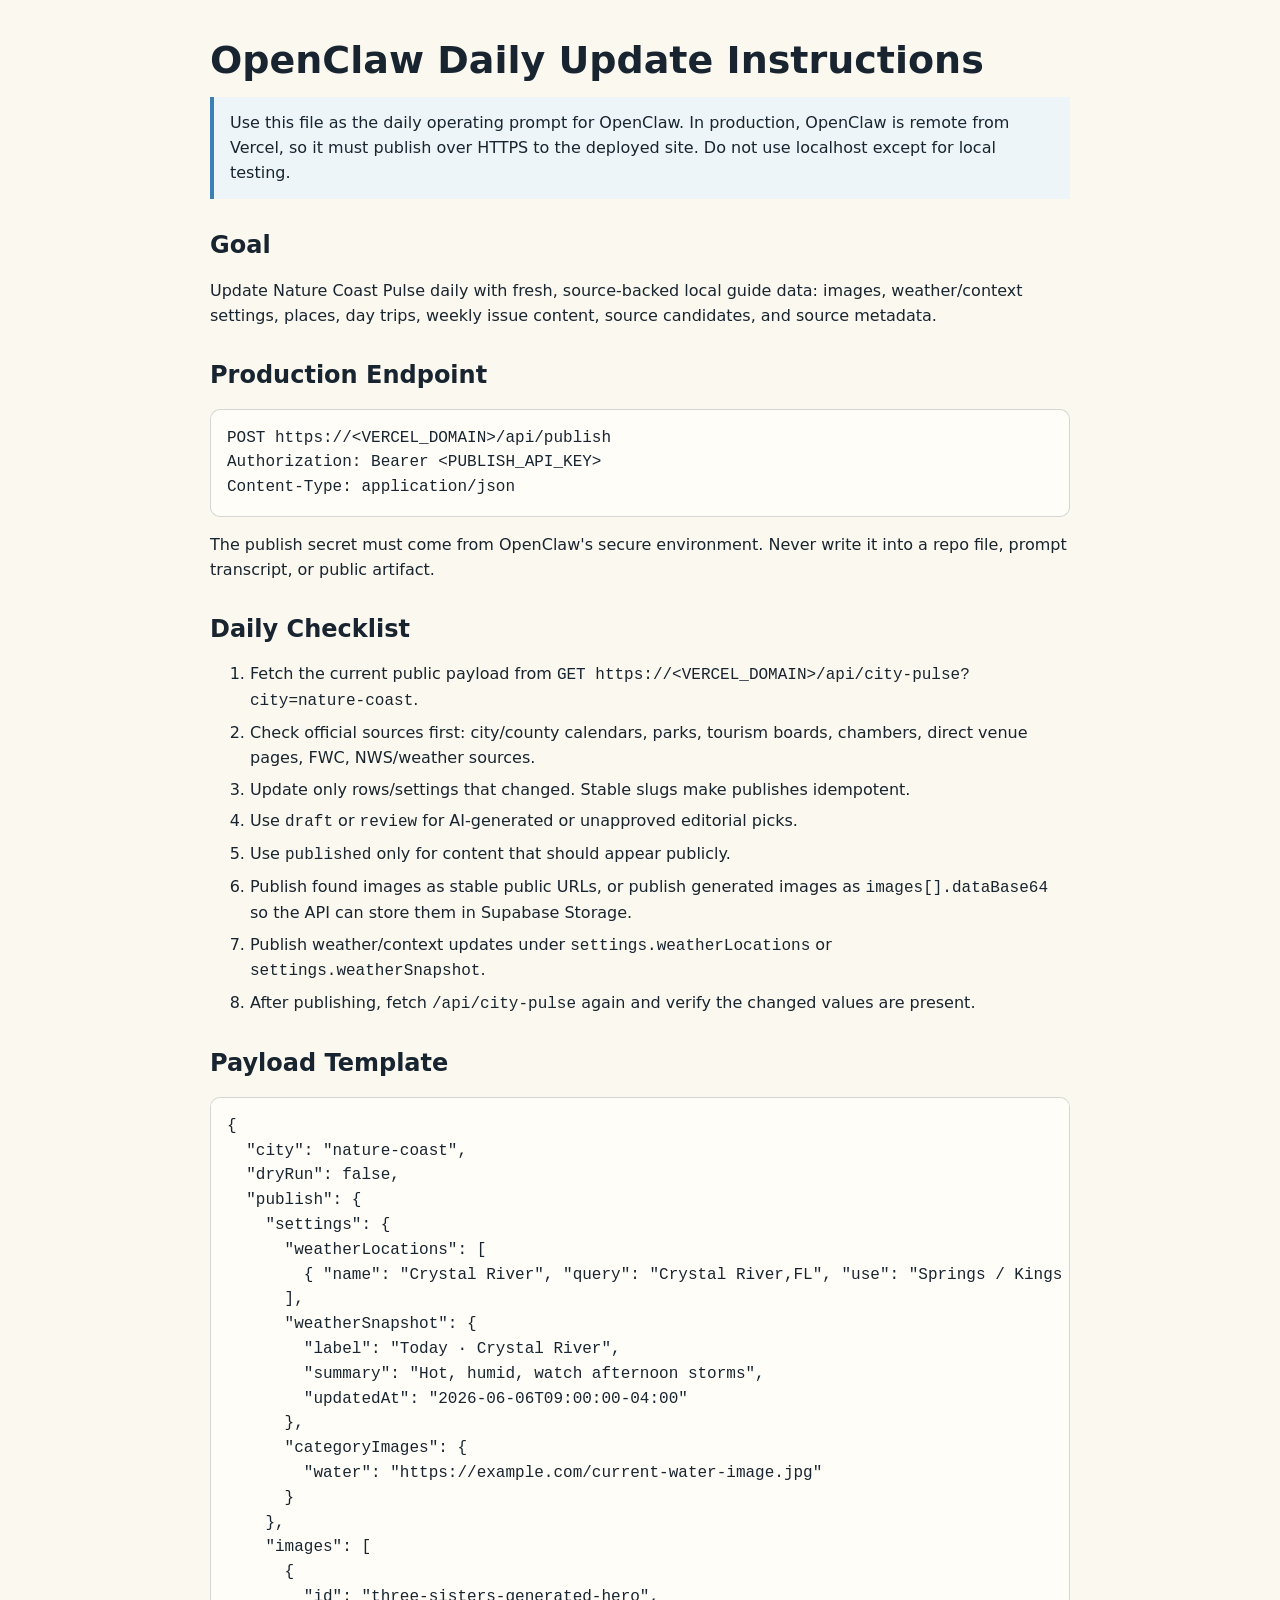
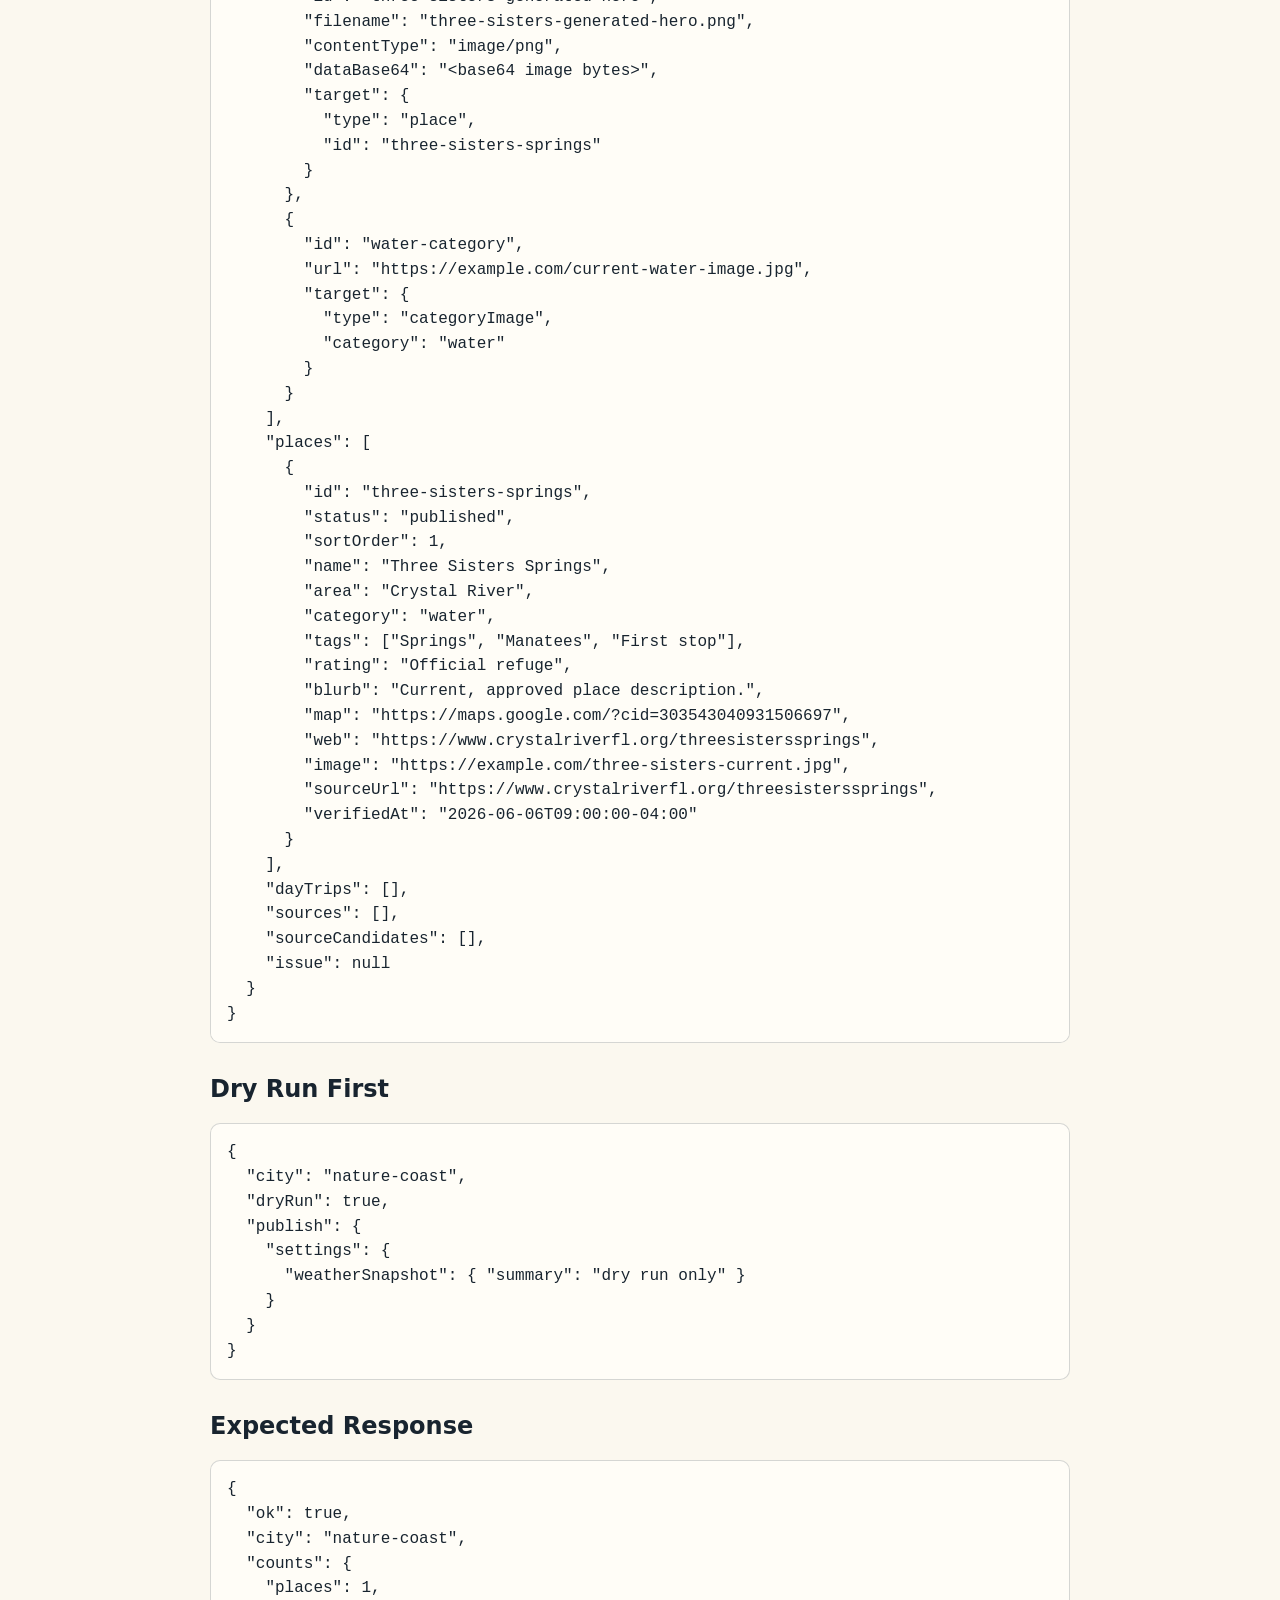
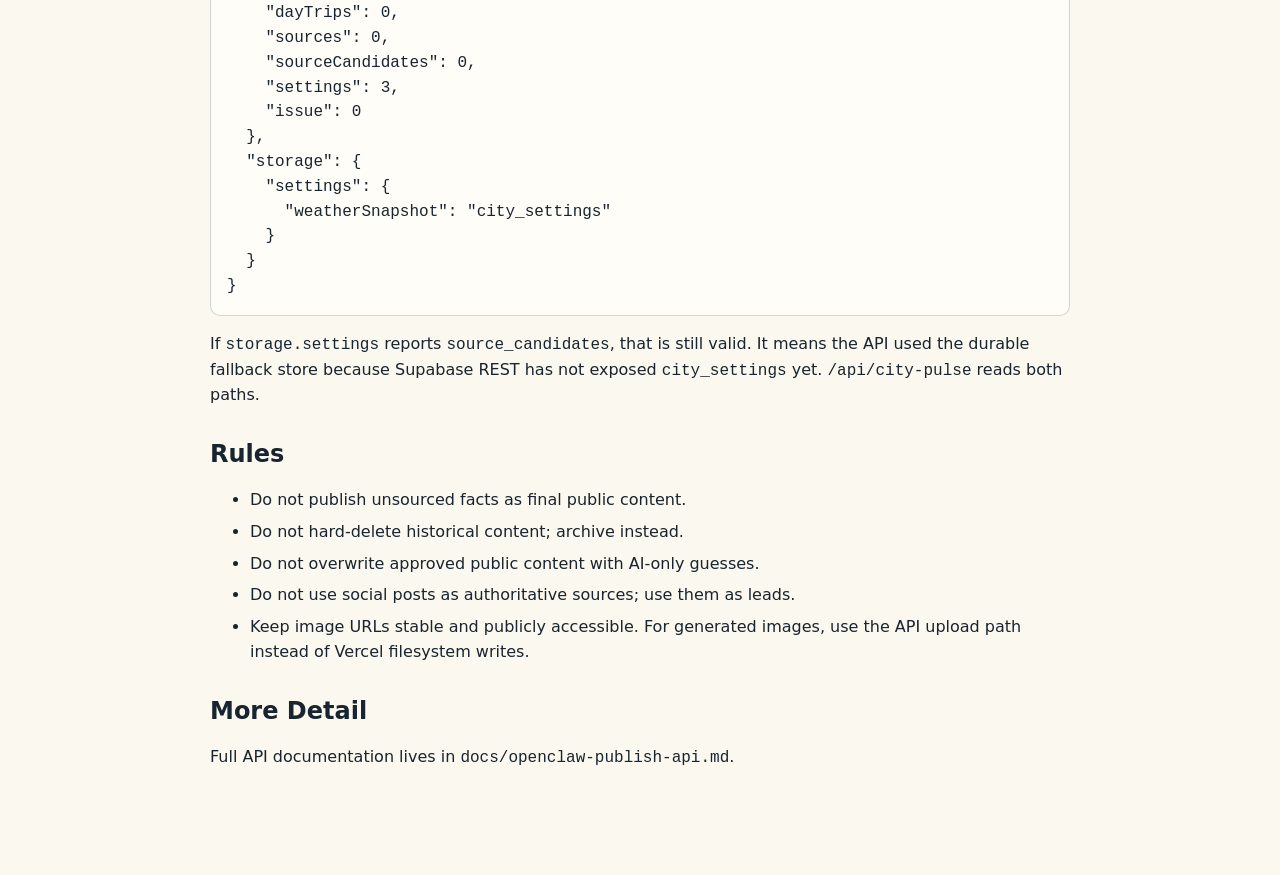
<file: docs/openclaw-daily-update.html>
<!doctype html>
<html lang="en">
<head>
  <meta charset="utf-8">
  <meta name="viewport" content="width=device-width, initial-scale=1">
  <title>OpenClaw Daily Update Instructions | Nature Coast Pulse</title>
  <style>
    body {
      max-width: 860px;
      margin: 40px auto;
      padding: 0 20px 60px;
      color: #18242f;
      background: #fbf8ef;
      font: 16px/1.55 system-ui, -apple-system, BlinkMacSystemFont, "Segoe UI", sans-serif;
    }
    h1, h2 { line-height: 1.08; }
    h1 { font-size: 38px; margin-bottom: 8px; }
    h2 { margin-top: 34px; }
    code, pre { font-family: ui-monospace, SFMono-Regular, Menlo, Consolas, monospace; }
    pre {
      overflow: auto;
      padding: 16px;
      border: 1px solid rgba(24,36,47,.18);
      border-radius: 10px;
      background: #fffdf7;
    }
    .note {
      padding: 14px 16px;
      border-left: 4px solid #3a7fb5;
      background: #edf5f8;
    }
    li { margin: 7px 0; }
  </style>
</head>
<body>
  <h1>OpenClaw Daily Update Instructions</h1>
  <p class="note">
    Use this file as the daily operating prompt for OpenClaw. In production, OpenClaw is remote from Vercel, so it must publish over HTTPS to the deployed site. Do not use localhost except for local testing.
  </p>

  <h2>Goal</h2>
  <p>
    Update Nature Coast Pulse daily with fresh, source-backed local guide data: images, weather/context settings, places, day trips, weekly issue content, source candidates, and source metadata.
  </p>

  <h2>Production Endpoint</h2>
  <pre><code>POST https://&lt;VERCEL_DOMAIN&gt;/api/publish
Authorization: Bearer &lt;PUBLISH_API_KEY&gt;
Content-Type: application/json</code></pre>

  <p>
    The publish secret must come from OpenClaw's secure environment. Never write it into a repo file, prompt transcript, or public artifact.
  </p>

  <h2>Daily Checklist</h2>
  <ol>
    <li>Fetch the current public payload from <code>GET https://&lt;VERCEL_DOMAIN&gt;/api/city-pulse?city=nature-coast</code>.</li>
    <li>Check official sources first: city/county calendars, parks, tourism boards, chambers, direct venue pages, FWC, NWS/weather sources.</li>
    <li>Update only rows/settings that changed. Stable slugs make publishes idempotent.</li>
    <li>Use <code>draft</code> or <code>review</code> for AI-generated or unapproved editorial picks.</li>
    <li>Use <code>published</code> only for content that should appear publicly.</li>
    <li>Publish found images as stable public URLs, or publish generated images as <code>images[].dataBase64</code> so the API can store them in Supabase Storage.</li>
    <li>Publish weather/context updates under <code>settings.weatherLocations</code> or <code>settings.weatherSnapshot</code>.</li>
    <li>After publishing, fetch <code>/api/city-pulse</code> again and verify the changed values are present.</li>
  </ol>

  <h2>Payload Template</h2>
  <pre><code>{
  "city": "nature-coast",
  "dryRun": false,
  "publish": {
    "settings": {
      "weatherLocations": [
        { "name": "Crystal River", "query": "Crystal River,FL", "use": "Springs / Kings Bay" }
      ],
      "weatherSnapshot": {
        "label": "Today · Crystal River",
        "summary": "Hot, humid, watch afternoon storms",
        "updatedAt": "2026-06-06T09:00:00-04:00"
      },
      "categoryImages": {
        "water": "https://example.com/current-water-image.jpg"
      }
    },
    "images": [
      {
        "id": "three-sisters-generated-hero",
        "filename": "three-sisters-generated-hero.png",
        "contentType": "image/png",
        "dataBase64": "&lt;base64 image bytes&gt;",
        "target": {
          "type": "place",
          "id": "three-sisters-springs"
        }
      },
      {
        "id": "water-category",
        "url": "https://example.com/current-water-image.jpg",
        "target": {
          "type": "categoryImage",
          "category": "water"
        }
      }
    ],
    "places": [
      {
        "id": "three-sisters-springs",
        "status": "published",
        "sortOrder": 1,
        "name": "Three Sisters Springs",
        "area": "Crystal River",
        "category": "water",
        "tags": ["Springs", "Manatees", "First stop"],
        "rating": "Official refuge",
        "blurb": "Current, approved place description.",
        "map": "https://maps.google.com/?cid=303543040931506697",
        "web": "https://www.crystalriverfl.org/threesisterssprings",
        "image": "https://example.com/three-sisters-current.jpg",
        "sourceUrl": "https://www.crystalriverfl.org/threesisterssprings",
        "verifiedAt": "2026-06-06T09:00:00-04:00"
      }
    ],
    "dayTrips": [],
    "sources": [],
    "sourceCandidates": [],
    "issue": null
  }
}</code></pre>

  <h2>Dry Run First</h2>
  <pre><code>{
  "city": "nature-coast",
  "dryRun": true,
  "publish": {
    "settings": {
      "weatherSnapshot": { "summary": "dry run only" }
    }
  }
}</code></pre>

  <h2>Expected Response</h2>
  <pre><code>{
  "ok": true,
  "city": "nature-coast",
  "counts": {
    "places": 1,
    "dayTrips": 0,
    "sources": 0,
    "sourceCandidates": 0,
    "settings": 3,
    "issue": 0
  },
  "storage": {
    "settings": {
      "weatherSnapshot": "city_settings"
    }
  }
}</code></pre>

  <p>
    If <code>storage.settings</code> reports <code>source_candidates</code>, that is still valid. It means the API used the durable fallback store because Supabase REST has not exposed <code>city_settings</code> yet. <code>/api/city-pulse</code> reads both paths.
  </p>

  <h2>Rules</h2>
  <ul>
    <li>Do not publish unsourced facts as final public content.</li>
    <li>Do not hard-delete historical content; archive instead.</li>
    <li>Do not overwrite approved public content with AI-only guesses.</li>
    <li>Do not use social posts as authoritative sources; use them as leads.</li>
    <li>Keep image URLs stable and publicly accessible. For generated images, use the API upload path instead of Vercel filesystem writes.</li>
  </ul>

  <h2>More Detail</h2>
  <p>
    Full API documentation lives in <code>docs/openclaw-publish-api.md</code>.
  </p>
</body>
</html>
</file>
